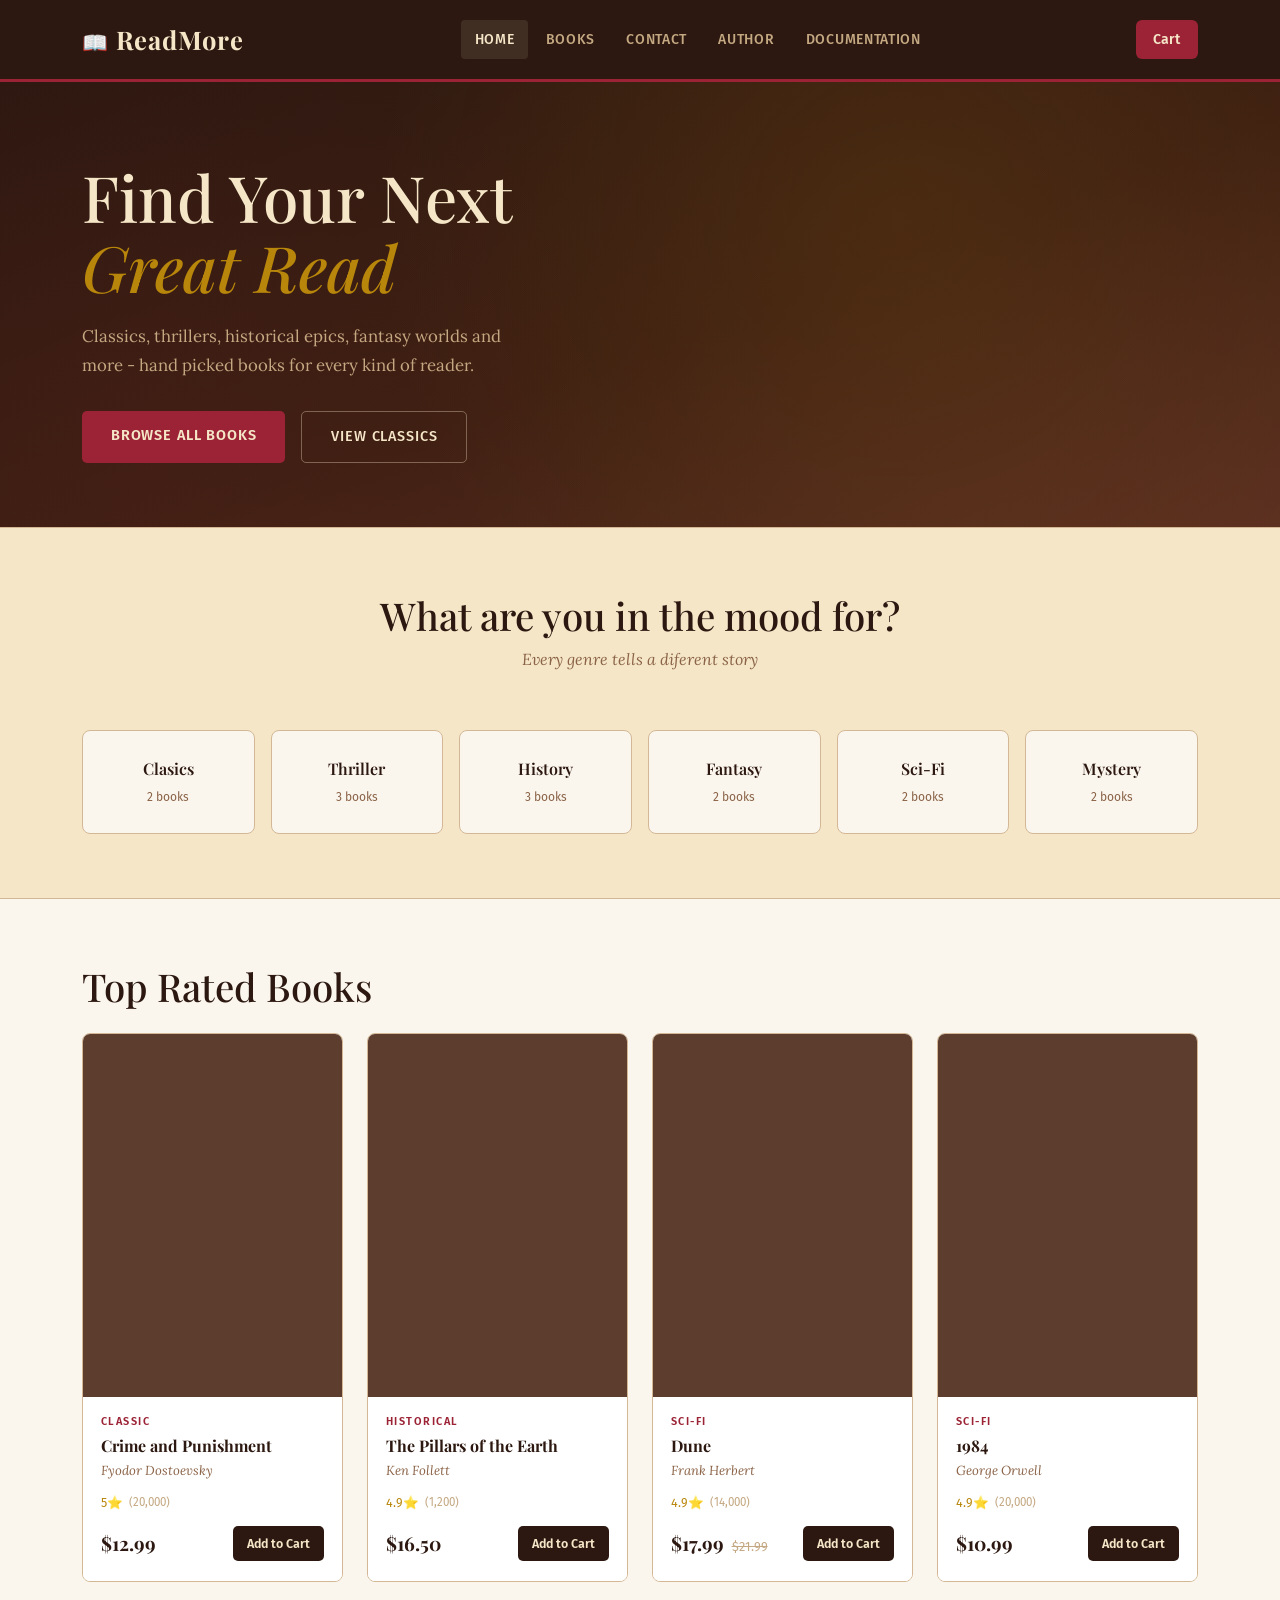
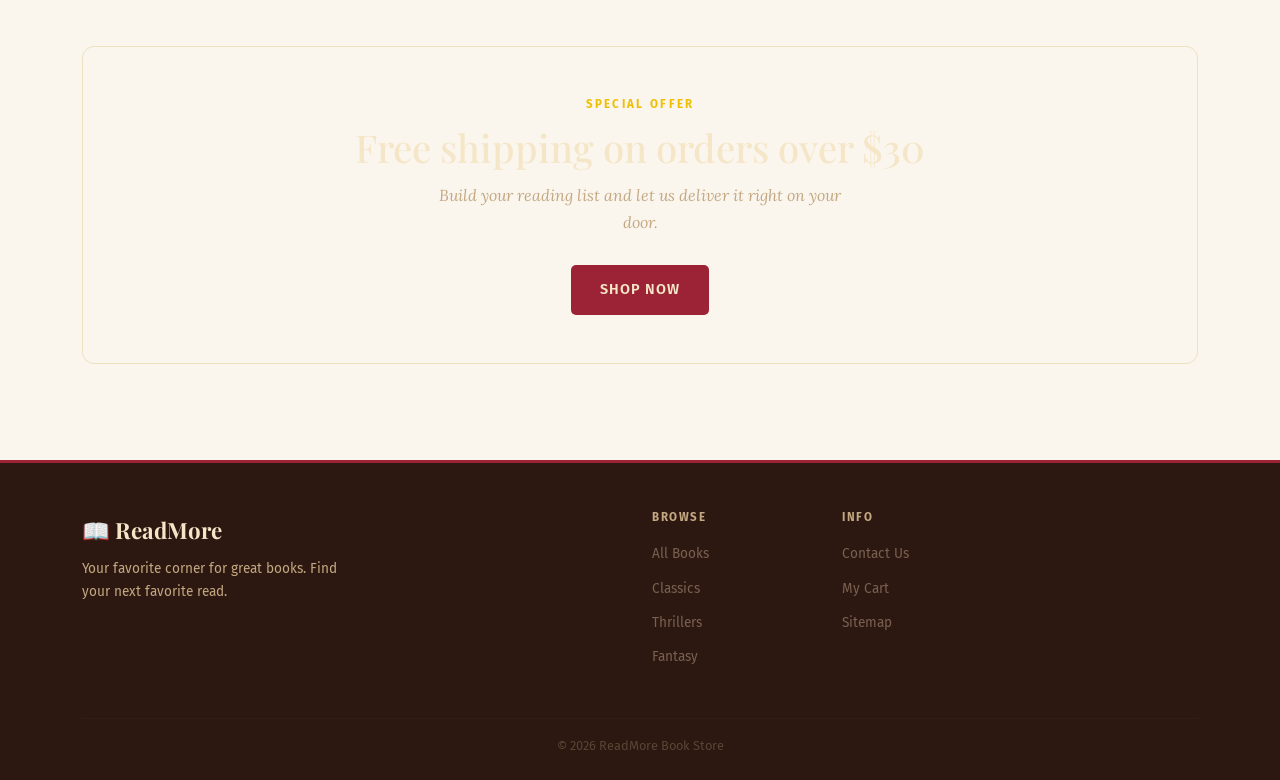
<file: index.html>
<!DOCTYPE html>
<html lang="en">
<head>
  <meta charset="UTF-8" />
  <meta name="viewport" content="width=device-width, initial-scale=1.0" />
  <title>Home - Readmore</title>
  <meta name="description" content="ReadMore is an online bookstore where you can discover classics, thrillers, fantasy and more.
     Browse top rated books and find your next great read.">
  <meta name="keywords" content="books, online bookstore, readmore, classic books, fantasy books, thriller books, mystery books, 
  science fiction books">
  <meta name="author" content="Filip Terzic">
  <meta property="og:title" content="Home - ReadMore">
  <meta property="og:description" content="Discover your next favorite book. Browse classics, thrillers, fantasy and more at ReadMore bookstore.">
  <meta property="og:type" content="website">
  <meta property="og:url" content="https://filipterzic6423.github.io/WP2/index.html">

  <link rel="icon" href="data:image/svg+xml,<svg xmlns='http://www.w3.org/2000/svg' viewBox='0 0 100 100'><text y='.9em' font-size='90'>📖</text></svg>" />
  <link href="https://cdn.jsdelivr.net/npm/bootstrap@5.3.0/dist/css/bootstrap.min.css" rel="stylesheet" />
  <link rel="stylesheet" href="style.css" />
</head>
<body>

<section class="hero">
  <div class="container">
    <div class="row align-items-center g-4">

      <div class="col-lg-6 hero-content">
        
        <h1>Find Your Next<br/><em>Great Read</em></h1>
        <p>Classics, thrillers, historical epics, fantasy worlds and more - hand picked books for every kind of reader.</p>
        <div class="d-flex gap-3 flex-wrap">
          <a href="books.html" class="btn-primary-custom">Browse All Books</a>
          <a href="books.html?genre=Classic" class="btn-secondary-custom">View Classics</a>
        </div>
      </div>

    </div>
  </div>
</section>

<section class="genres-section">
  <div class="container">
    <div class="section-header text-center">
      <h2 class="section-title">What are you in the mood for?</h2>
      <p class="section-subtitle">Every genre tells a diferent story</p>
    </div>

    <div class="row g-3 mt-3">
      <div class="col-6 col-sm-4 col-md-2">
        <a href="books.html?genre=Classic" class="genre-card">
          <div class="genre-emoji"></div>
          <span class="genre-name">Clasics</span>
          <span class="genre-count">2 books</span>
        </a>
      </div>
      <div class="col-6 col-sm-4 col-md-2">
        <a href="books.html?genre=Thriller" class="genre-card">
          <div class="genre-emoji"></div>
          <span class="genre-name">Thriller</span>
          <span class="genre-count">3 books</span>
        </a>
      </div>
      <div class="col-6 col-sm-4 col-md-2">
        <a href="books.html?genre=Historical" class="genre-card">
          <span class="genre-name">History</span>
          <span class="genre-count">3 books</span>
        </a>
      </div>
      <div class="col-6 col-sm-4 col-md-2">
        <a href="books.html?genre=Fantasy" class="genre-card">
          <span class="genre-name">Fantasy</span>
          <span class="genre-count">2 books</span>
        </a>
      </div>
      <div class="col-6 col-sm-4 col-md-2">
        <a href="books.html?genre=Sci-Fi" class="genre-card">
          <span class="genre-name">Sci-Fi</span>
          <span class="genre-count">2 books</span>
        </a>
      </div>
      <div class="col-6 col-sm-4 col-md-2">
        <a href="books.html?genre=Mystery" class="genre-card">
          <span class="genre-name">Mystery</span>
          <span class="genre-count">2 books</span>
        </a>
      </div>
    </div>
  </div>
</section>

<section class="books-section">
  <div class="container">
    <div class="d-flex justify-content-between align-items-end flex-wrap gap-3 mb-4">
      <div class="section-header mb-0">
        <h2 class="section-title mb-0">Top Rated Books</h2>
      </div>
    </div>

    <div id="featured-loading" class="loading-spinner">Loading books…</div>
    <div class="row row-cols-1 row-cols-sm-2 row-cols-md-3 row-cols-lg-4 g-4" id="featured-grid"></div>
    <div id="featured-msg"></div>
  </div>
</section>

<section style="padding: 0 0 3rem;">
  <div class="container">
    <div style="background: linear-gradient(#3d1f12); border-radius: 12px; padding: 3rem; text-align: center; border: 1px solid rgba(184,134,11,0.2);">
      <p style="color:#EFBF04; font-size:0.72rem; letter-spacing:0.2em; text-transform:uppercase; font-weight:700; margin-bottom:0.6rem;">Special Offer</p>
      <h2 style="color:#f5e6c8; font-size:clamp(1.6rem,3vw,2.5rem); margin-bottom:0.75rem;">Free shipping on orders over $30</h2>
      <p style="color:#c4a882; font-family:'Lora',serif; font-style:italic; margin-bottom:1.8rem; max-width:420px; margin-left:auto; margin-right:auto;">
        Build your reading list and let us deliver it right on your door.</p>
      <a href="books.html" class="btn-primary-custom">Shop Now</a>
    </div>
  </div>
</section>

<script src="https://cdn.jsdelivr.net/npm/bootstrap@5.3.0/dist/js/bootstrap.bundle.min.js"></script>
<script src="skript.js"></script>
<script>
  loadNavbar('home');
  loadFooter();

  var allBooks = [];

  async function loadFeaturedBooks() {
    var loadingEl = document.getElementById('featured-loading');
    var gridEl = document.getElementById('featured-grid');
    var msgEl = document.getElementById('featured-msg');

    try {
      var response = await fetch('books.json');

      if (!response.ok) {
        throw new Error('Server responded with status ' + response.status);
      }

      var books = await response.json();
      allBooks = books;

      var top4 = books.slice().sort(function(a, b) { return b.rating - a.rating; }).slice(0, 4);

      loadingEl.style.display = 'none';
      gridEl.innerHTML = top4.map(renderBookCard).join('');

    } catch (err) {
      console.log('Failed to load featured books:', err);
      loadingEl.style.display = 'none';
      showMessage('featured-msg', 'Could not load books', 'error');
    }
  }

  loadFeaturedBooks();
</script>
</body>
</html>
</file>
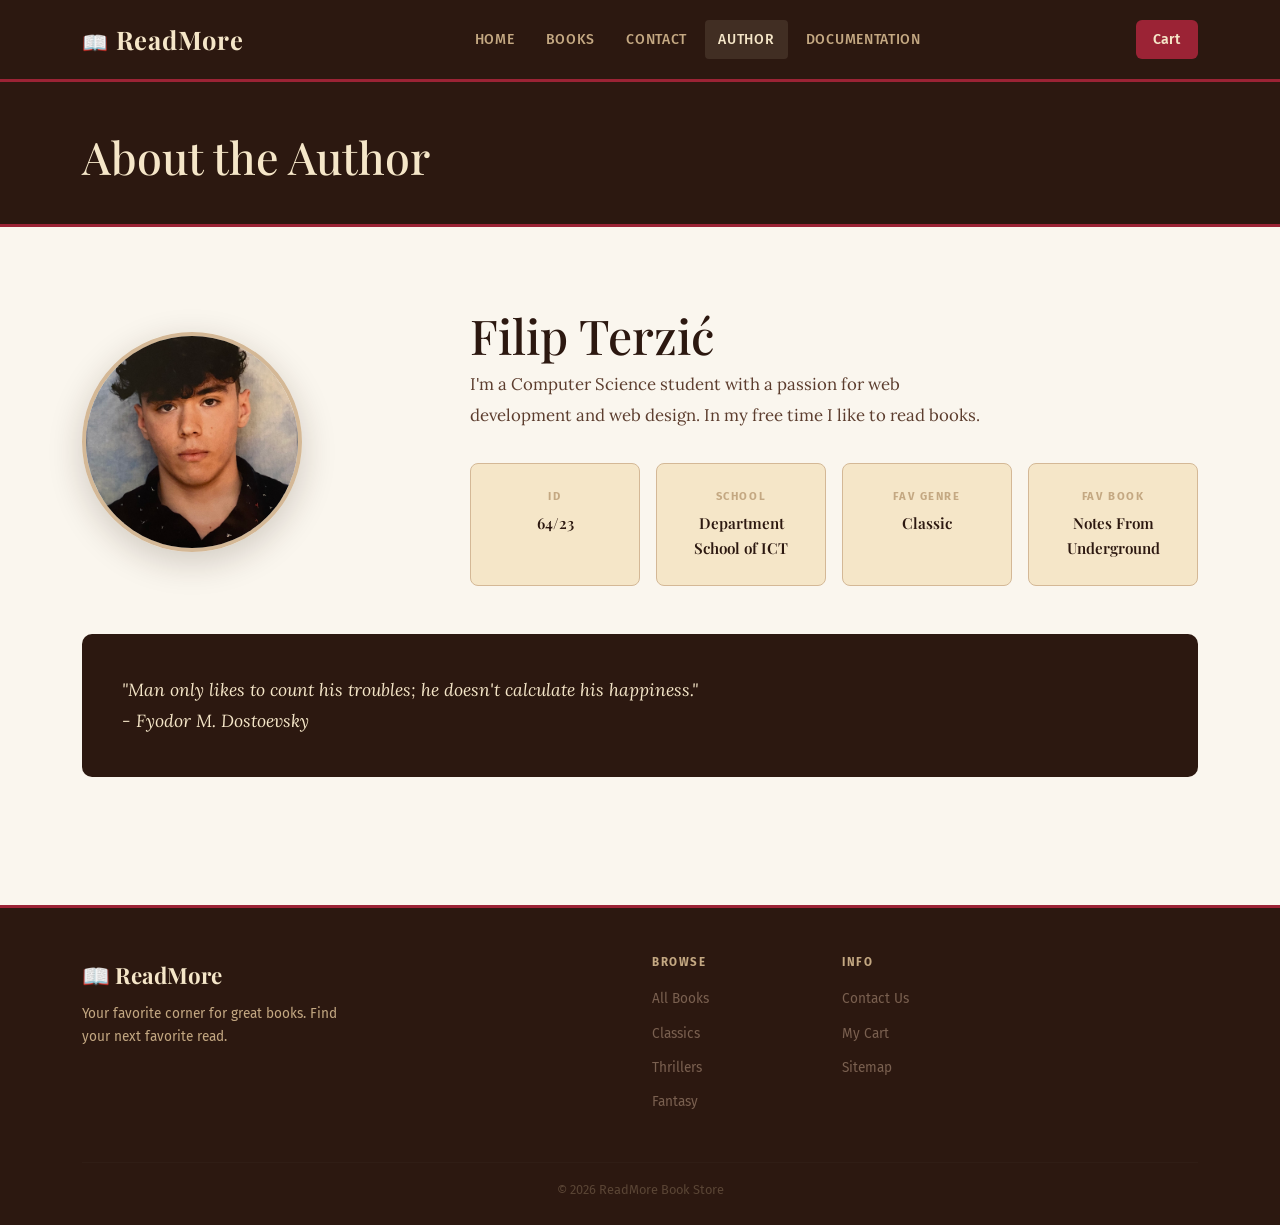
<file: author.html>
<!DOCTYPE html>
<html lang="en">
<head>
  <meta charset="UTF-8" />
  <meta name="viewport" content="width=device-width, initial-scale=1.0" />
  <title>Author - ReadMore</title>
  <meta name="description" content="Learn more about Filip Terzić, the autor of the ReadMore bookstore..">
  <meta name="keywords" content="Filip Terzic, ReadMore author, web development student, bookstore author, ICT student, book lover, active reader">
  <meta name="author" content="Filip Terzic">

  <meta property="og:title" content="Author - ReadMore">
  <meta property="og:description" content="Meet the author of ReadMore bookstore.">
  <meta property="og:type" content="profile">
  <meta property="og:url" content="https://yourwebsite.com/author.html">
  <link rel="icon" href="data:image/svg+xml,<svg xmlns='http://www.w3.org/2000/svg' viewBox='0 0 100 100'><text y='.9em' font-size='90'>📖</text></svg>" />
  <link href="https://cdn.jsdelivr.net/npm/bootstrap@5.3.0/dist/css/bootstrap.min.css" rel="stylesheet" />
  <link rel="stylesheet" href="style.css" />
</head>
<body>


<div class="page-banner">
  <div class="container">
    <h1>About the Author</h1>
  </div>
</div>

<section class="author-section">
  <div class="container">

    <div class="row align-items-center g-5 mb-5">

      <div class="col-lg-4 text-center text-lg-start">
        <div class="author-photo-wrap mx-auto mx-lg-0" style="width: fit-content;">
          <img class="author-photo" src="slika.jpg" alt="Author photo"/>
        </div>
      </div>

      <div class="col-lg-8">
      
        <h1 class="author-name">Filip Terzić</h1>
        <p class="author-bio">I'm a Computer Science student with a passion for web development and web design. In my free time I like to read books.</p>

        <div class="row g-3 mt-3">
          <div class="col-6 col-sm-3">
            <div class="info-card">
              <div class="info-card-label">ID</div>
              <div class="info-card-value">64/23</div>
            </div>
          </div>
          <div class="col-6 col-sm-3">
            <div class="info-card">
              <div class="info-card-label">School</div>
              <div class="info-card-value">Department School of ICT</div>
            </div>
          </div>
          <div class="col-6 col-sm-3">
            <div class="info-card">
              <div class="info-card-label">Fav Genre</div>
              <div class="info-card-value">Classic</div>
            </div>
          </div>
          <div class="col-6 col-sm-3">
            <div class="info-card">
              <div class="info-card-label">Fav Book</div>
              <div class="info-card-value">Notes From Underground</div>
            </div>
          </div>
        </div>

      </div>
    </div>

    <div class="author-quote">
      <p>"Man only likes to count his troubles; he doesn't calculate his happiness." <br/>- Fyodor M. Dostoevsky</p>
    </div>
  </div>
</section>

<script src="https://cdn.jsdelivr.net/npm/bootstrap@5.3.0/dist/js/bootstrap.bundle.min.js"></script>
<script src="skript.js"></script>
<script>
  loadNavbar('author');
  loadFooter();


</script>

</body>
</html>
</file>
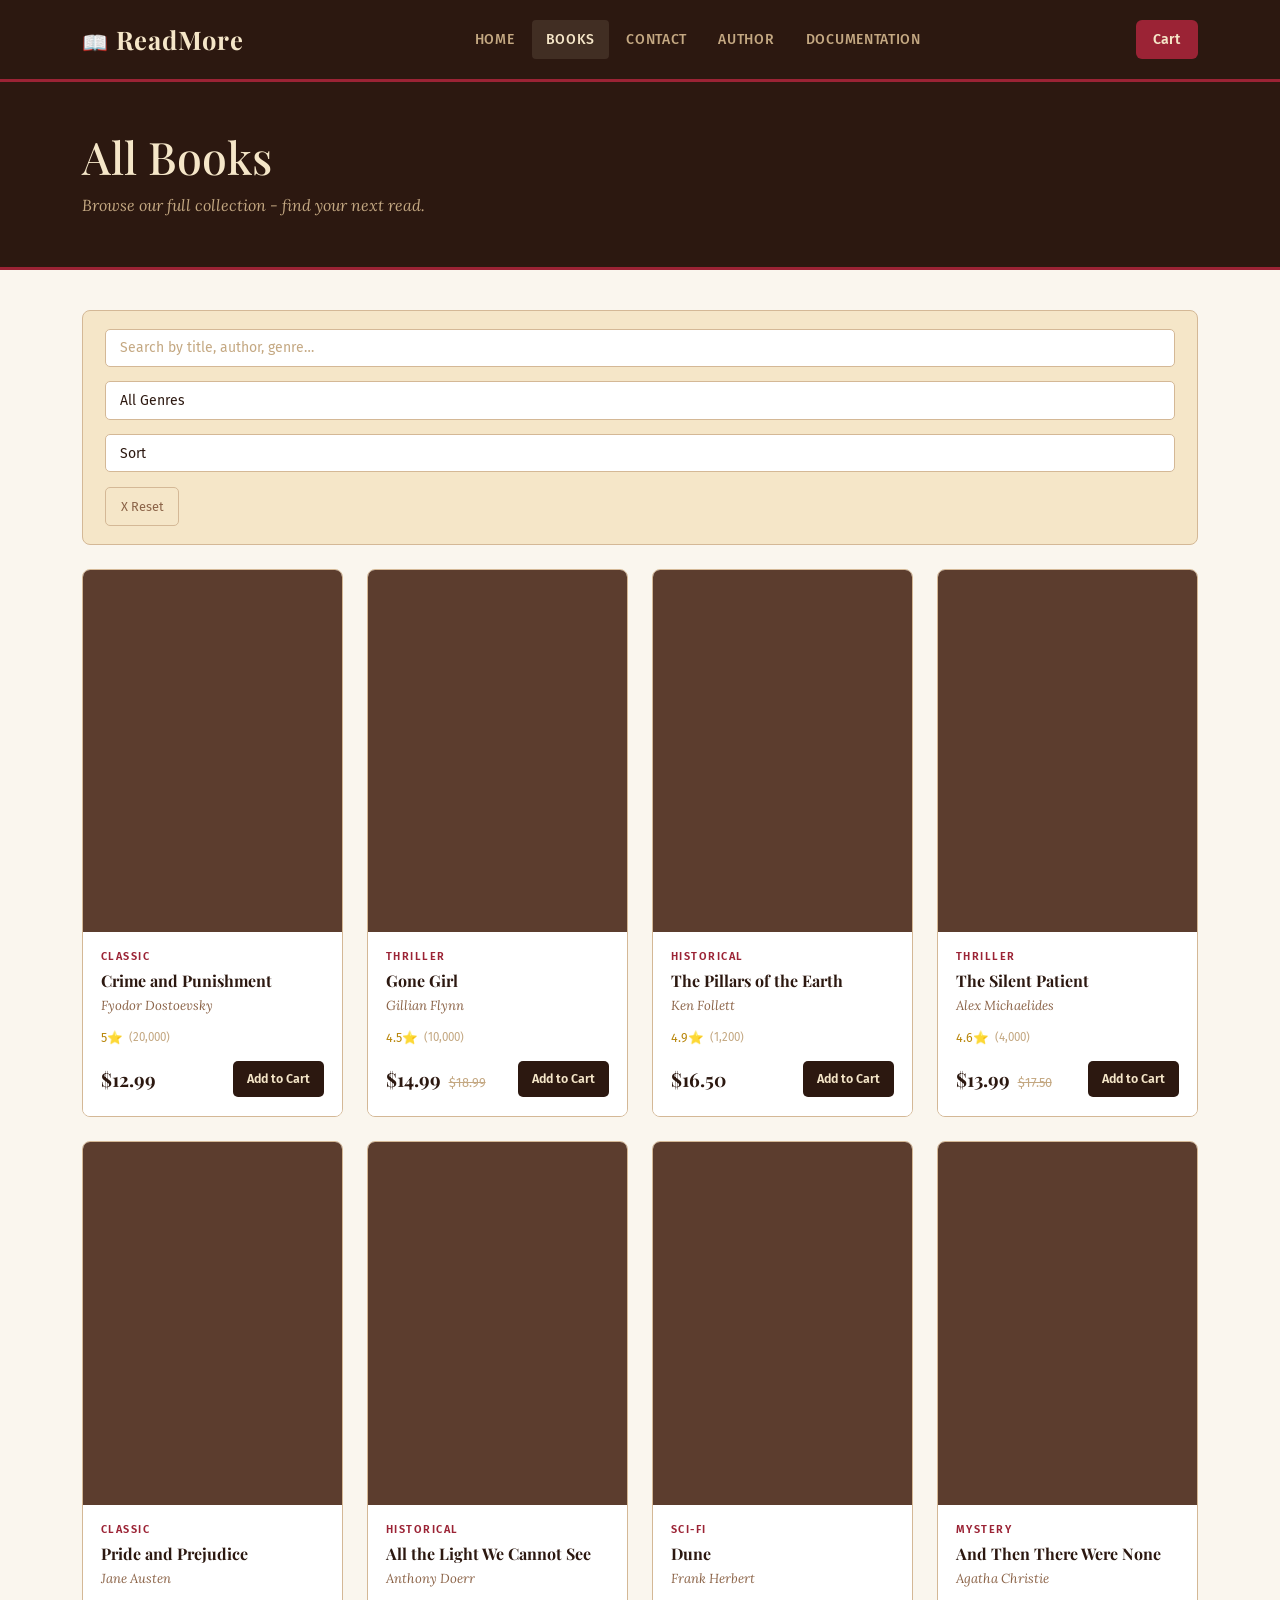
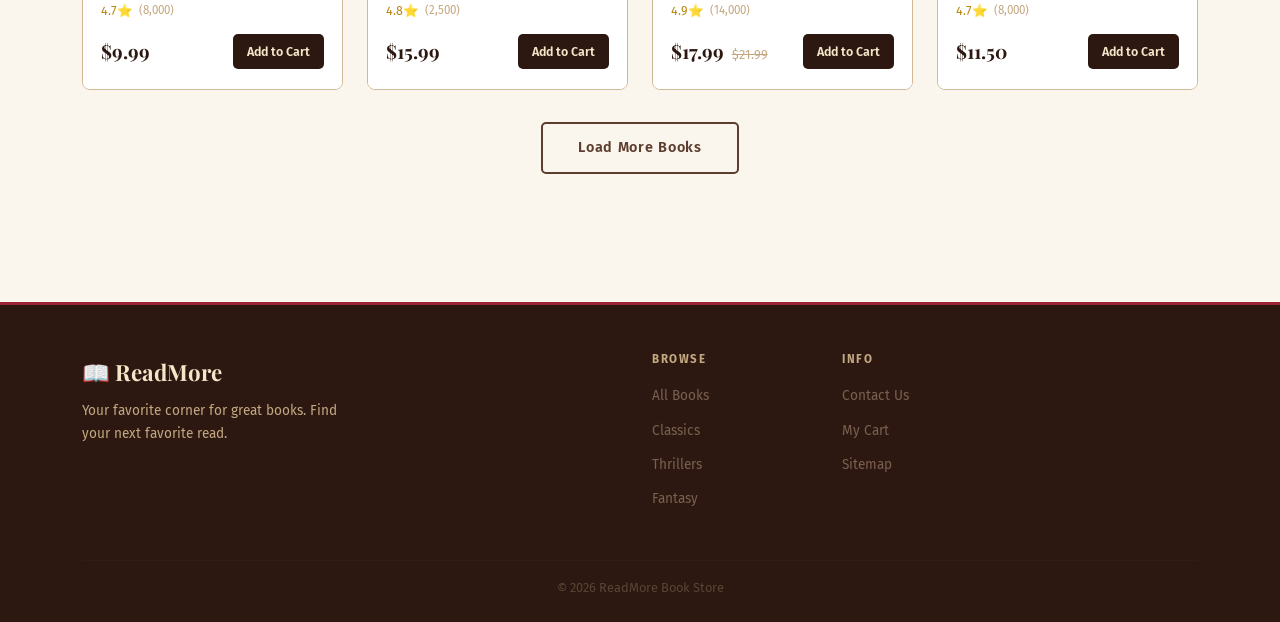
<file: books.html>
<!DOCTYPE html>
<html lang="en">
<head>
  <meta charset="UTF-8" />
  <meta name="viewport" content="width=device-width, initial-scale=1.0" />
  <title>Books - ReadMore</title>
  <meta name="description" content="Discover full ReadMore bookstore collection. Discover classic literature, fantasy, mystery, sci-fi etc. Find your next favorite book.">
  <meta name="keywords" content="books online, bookstore, buy books online, classic books, fantasy books, mystery novels, sci fi books, ReadMore bookstore">
  <meta name="author" content="Filip Terzic">

  <meta property="og:title" content="Books - ReadMore">
  <meta property="og:description" content="Explore the full collection of books at ReadMore. Find your next great read.">
  <meta property="og:type" content="website">
  <meta property="og:url" content="https://filipterzic6423.github.io/WP2/books.html">

  <link rel="icon" href="data:image/svg+xml,<svg xmlns='http://www.w3.org/2000/svg' viewBox='0 0 100 100'><text y='.9em' font-size='90'>📖</text></svg>" />
  <link href="https://cdn.jsdelivr.net/npm/bootstrap@5.3.0/dist/css/bootstrap.min.css" rel="stylesheet" />
  <link rel="stylesheet" href="style.css" />
</head>
<body>
<div class="page-banner">
  <div class="container">
    <h1>All Books</h1>
    <p class="mt-1">Browse our full collection - find your next read.</p>
  </div>
</div>

<div class="container" style="padding-top: 2.5rem; padding-bottom: 3rem;">

  <div class="filter-panel">

    <div style="flex: 1; min-width: 200px;">
      <input type="text" id="search-box" class="form-control" placeholder="Search by title, author, genre…"/>
    </div>

    <select id="genre-select" class="form-select" style="min-width: 155px;">
      <option value="">All Genres</option>
      <option value="Classic">Classic</option>
      <option value="Thriller">Thriller</option>
      <option value="Historical">Historical</option>
      <option value="Fantasy">Fantasy</option>
      <option value="Sci-Fi">Sci-Fi</option>
      <option value="Mystery">Mystery</option>
    </select>

    <select id="sort-select" class="form-select" style="min-width: 175px;">
      <option value="">Sort</option>
      <option value="price-low">Low to High Price</option>
      <option value="price-high">High to Low Price</option>
      <option value="rating">Rating</option>
      <option value="title">A-Z</option>
      <option value="year-new">Newest First</option>
      <option value="year-old">Oldest First</option>
    </select>

    <button class="btn-reset" onclick="resetAll()">X Reset</button>

  </div>

  <div id="loading-area" class="loading-spinner">Loading books…</div>

  <div id="page-msg"></div>

  <div class="row row-cols-1 row-cols-sm-2 row-cols-md-3 row-cols-xl-4 g-4" id="books-grid"></div>

  <div id="no-results" class="no-results-msg" style="display:none;">
    <h3>No books found</h3>
    <p>Try other filters!</p>
    <button class="btn-primary-custom mt-3" onclick="resetAll()">Clear All Filters</button>
  </div>

  <div class="load-more-wrap" id="load-more-wrap" style="display:none;">
    <button class="btn-load-more" id="load-more-btn" onclick="loadMore()">Load More Books</button>
    <p id="load-more-info" style="font-size:0.8rem; color:#c4a882; margin-top:0.6rem;"></p>
  </div>

</div>

<script src="https://cdn.jsdelivr.net/npm/bootstrap@5.3.0/dist/js/bootstrap.bundle.min.js"></script>
<script src="skript.js"></script>
<script>
  loadNavbar('books');
  loadFooter();

  var allBooks = [];   
  var filteredBooks = [];   
  var visibleCount = 8;    
  var LOAD_STEP = 4;

  async function fetchBooks() {
    var loadingEl = document.getElementById('loading-area');
    var msgEl = document.getElementById('page-msg');

    try {
      var response = await fetch('books.json');

      if (!response.ok) {
        throw new Error('Failed to load books (HTTP ' + response.status + ')');
      }

      var data = await response.json();


      if (data.length === 0) {
        throw new Error('The books list is empty');
      }

      allBooks = data;
      loadingEl.style.display = 'none';

      var params = new URLSearchParams(window.location.search);
      var genreParam = params.get('genre');
      if (genreParam) {
        document.getElementById('genre-select').value = genreParam;
      }

      applyFilters();

    } catch (err) {
      console.log('Error fetching books:', err.message);
      loadingEl.style.display = 'none';
      showMessage('page-msg', 'Could not load books: ' + err.message, 'error');
    }
  }

  function applyFilters() {
    var query  = document.getElementById('search-box').value.trim().toLowerCase();
    var genre  = document.getElementById('genre-select').value;
    var sort   = document.getElementById('sort-select').value;

    filteredBooks = allBooks.slice();

    if (query !== '') {
      filteredBooks = filteredBooks.filter(function(book) {
        return book.title.toLowerCase().includes(query)
            || book.author.toLowerCase().includes(query)
            || book.genre.toLowerCase().includes(query)
      });
    }

    if (genre !== '') {
      filteredBooks = filteredBooks.filter(function(book) {
        return book.genre === genre;
      });
    }

    if (sort === 'price-low') {
      filteredBooks.sort(function(a, b) { return a.price - b.price; });
    } else if (sort === 'price-high') {
      filteredBooks.sort(function(a, b) { return b.price - a.price; });
    } else if (sort === 'rating') {
      filteredBooks.sort(function(a, b) { return b.rating - a.rating; });
    } else if (sort === 'title') {
      filteredBooks.sort(function(a, b) { return a.title.localeCompare(b.title); });
    } else if (sort === 'year-new') {
      filteredBooks.sort(function(a, b) { return b.year - a.year; });
    } else if (sort === 'year-old') {
      filteredBooks.sort(function(a, b) { return a.year - b.year; });
    }

    visibleCount = 8;
    renderGrid();
  }

  function renderGrid() {
    var grid = document.getElementById('books-grid');
    var noRes = document.getElementById('no-results');
    var infoEl = document.getElementById('results-info');
    var lmWrap = document.getElementById('load-more-wrap');
    var lmBtn = document.getElementById('load-more-btn');
    var lmInfo = document.getElementById('load-more-info');

    if (filteredBooks.length === 0) {
      grid.innerHTML = '';
      noRes.style.display = 'block';
      lmWrap.style.display = 'none';
      infoEl.innerHTML = 'No books match your search.';
      return;
    }

    noRes.style.display = 'none';

    var toShow = filteredBooks.slice(0, visibleCount);
    grid.innerHTML = toShow.map(renderBookCard).join('');

    var remaining = filteredBooks.length - toShow.length;
    if (remaining > 0) {
      lmWrap.style.display = 'block';
      lmBtn.disabled = false;
      lmBtn.textContent = 'Load More Books';
    } else {
      lmWrap.style.display = 'none';
    }
  }

  function loadMore() {
    var btn = document.getElementById('load-more-btn');
    btn.textContent = 'Loading…';
    btn.disabled = true;

    setTimeout(function() {
      visibleCount += LOAD_STEP;
      renderGrid();
    }, 400);
  }

  function resetAll() {
    document.getElementById('search-box').value   = '';
    document.getElementById('genre-select').value = '';
    document.getElementById('sort-select').value  = '';
    visibleCount = 8;
    applyFilters();
  }

  document.getElementById('search-box').addEventListener('input', applyFilters);
  document.getElementById('genre-select').addEventListener('change', applyFilters);
  document.getElementById('sort-select').addEventListener('change', applyFilters);

  fetchBooks();
</script>

</body>
</html>
</file>
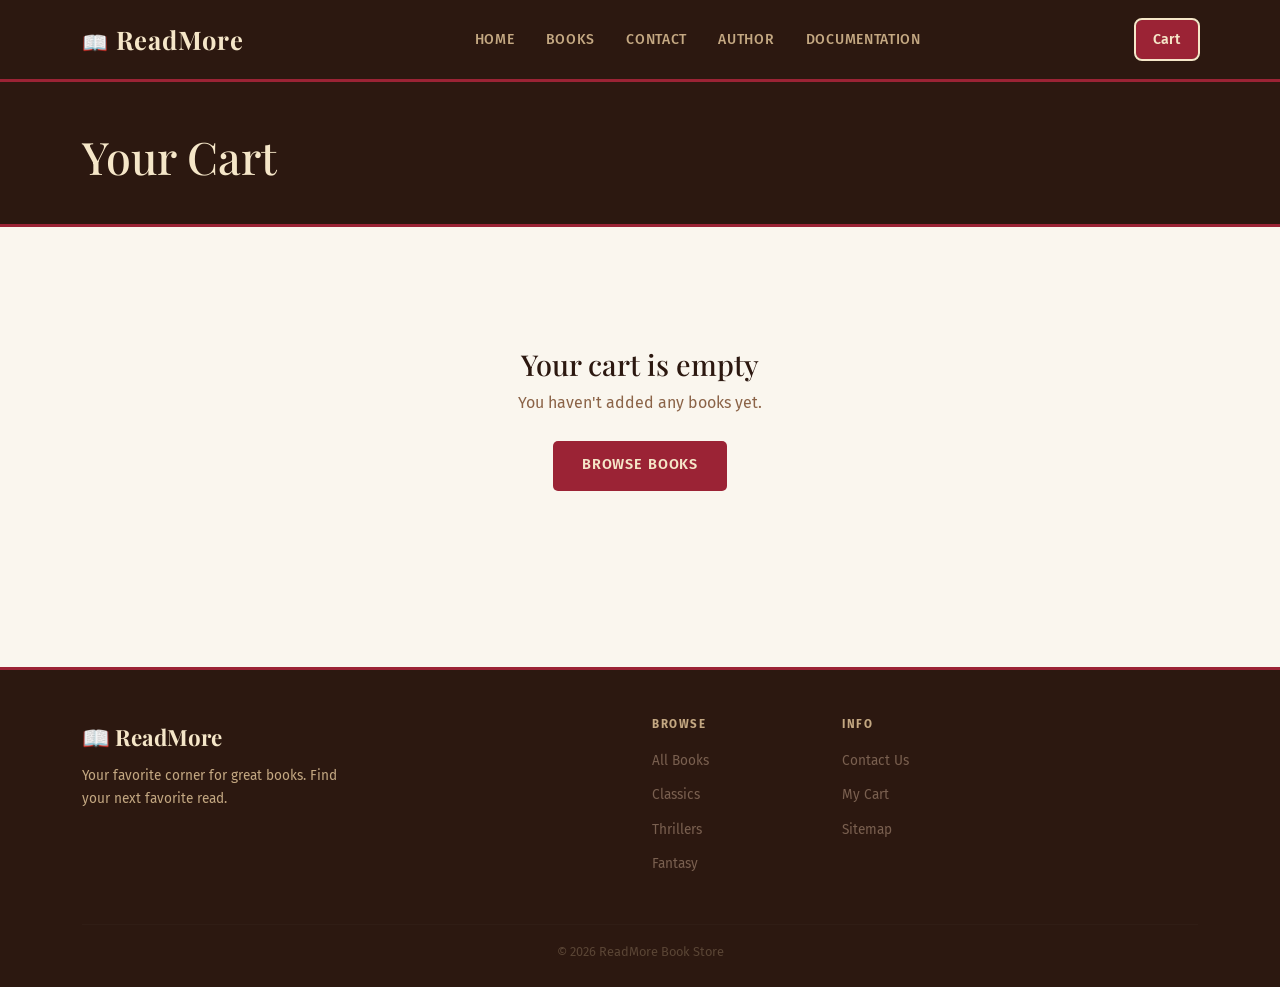
<file: cart.html>
<!DOCTYPE html>
<html lang="en">
<head>
  <meta charset="UTF-8" />
  <meta name="viewport" content="width=device-width, initial-scale=1.0" />
  <title>Cart - ReadMore</title>
  <meta name="description" content="Review the books in your ReadMore shopping cart.">
  <meta name="keywords" content="book cart, online bookstore cart, readmore shopping cart, buy books online, bookstore checkout">
  <meta name="author" content="Filip Terzic">

  <meta property="og:title" content="Cart - ReadMore">
  <meta property="og:description" content="View the books in your cart and proceed to checkout at ReadMore bookstore.">
  <meta property="og:type" content="website">
  <meta property="og:url" content="https://filipterzic6423.github.io/WP2/cart.html">
  <link rel="icon" href="data:image/svg+xml,<svg xmlns='http://www.w3.org/2000/svg' viewBox='0 0 100 100'><text y='.9em' font-size='90'>📖</text></svg>" />
  <link href="https://cdn.jsdelivr.net/npm/bootstrap@5.3.0/dist/css/bootstrap.min.css" rel="stylesheet" />
  <link rel="stylesheet" href="style.css" />
</head>
<body>

<div class="page-banner">
  <div class="container">
    <h1>Your Cart</h1>
  </div>
</div>

<div class="container" style="padding-top:2.5rem; padding-bottom: 3rem;">

  <!-- kada je prazna -->
  <div id="empty-state" class="cart-empty-state" style="display:none;">
    <h2>Your cart is empty</h2>
    <p>You haven't added any books yet.</p>
    <a href="books.html" class="btn-primary-custom">Browse Books</a>
  </div>

  <!-- Kada ima nesto -->
  <div id="cart-content" style="display:none;">
    <div class="row g-4">

      <div class="col-lg-8">
        <div id="items-list"></div>

        <div class="d-flex gap-2 mt-2 flex-wrap">
          <button onclick="clearEntireCart()" 
            style="background:none; border:1px solid rgba(155,35,53,0.3); color:#9b2335; border-radius:5px; padding:0.4rem 1rem; font-size:0.8rem; cursor:pointer; transition:all 0.2s;"
            onmouseover="this.style.background='rgba(155,35,53,0.08)'" onmouseout="this.style.background='none'"> Clear Cart</button>
          <a href="books.html" style="background:none; border:1px solid #d4b896; color:#8b6347; border-radius:5px; padding:0.4rem 1rem; font-size:0.8rem; transition:all 0.2s; display:inline-block;"
             onmouseover="this.style.borderColor='#5c3d2e'; this.style.color='#5c3d2e'"
             onmouseout="this.style.borderColor='#d4b896'; this.style.color='#8b6347'">Keep Shopping</a>
        </div>
      </div>

      <div class="col-lg-4">
        <div class="order-summary-box">
          <h3>Order Summary</h3>
          <div class="summary-line">
            <span>Books (<span id="s-count">0</span>)</span>
            <span id="s-subtotal">$0.00</span>
          </div>
          <div class="summary-line">
            <span>Shipping</span>
            <span id="s-shipping" style="color: #3d6b4a"></span>
          </div>
          <div class="summary-line">
            <span>Tax (8%)</span>
            <span id="s-tax">$0.00</span>
          </div>
          <div class="summary-line total">
            <span>Total</span>
            <span class="total-amount" id="s-total">$0.00</span>
          </div>
          <button class="btn-checkout-now" onclick="doCheckout()">Proceed to Checkout</button>
          <a href="books.html" class="continue-link">Continue Shopping</a>

          <p id="shipping-note" style="font-size:0.75rem; color:#c4a882; margin-top:1rem; text-align:center;"></p>
        </div>
      </div>

    </div>
  </div>

</div>

<script src="https://cdn.jsdelivr.net/npm/bootstrap@5.3.0/dist/js/bootstrap.bundle.min.js"></script>
<script src="skript.js"></script>
<script>
  loadNavbar('cart');
  loadFooter();

  function renderCart() {
    var items = getCart();
    var empty = document.getElementById('empty-state');
    var content = document.getElementById('cart-content');

    if (items.length === 0) {
      empty.style.display = 'block';
      content.style.display = 'none';
      return;
    }

    empty.style.display = 'none';
    content.style.display = 'block';

    var html = items.map(function(item) {
      var lineTotal = (item.price * item.qty).toFixed(2);
      return `
        <div class="cart-item-row" id="row-${item.id}">
          <img class="cart-item-cover" src="${item.cover}" alt="${item.title}" onerror="this.src='https://placehold.co/70x95/5c3d2e/f5e6c8?text=?'"/>
          <div class="cart-item-details">
            <div class="cart-item-title">${item.title}</div>
            <div class="cart-item-author">by ${item.author}</div>
            <div class="cart-item-price">$${item.price.toFixed(2)} </div>
          </div>
          <div class="qty-controls">
            <div class="qty-btn" onclick="changeItemQty(${item.id}, -1)">-</div>
            <span class="qty-number">${item.qty}</span>
            <div class="qty-btn" onclick="changeItemQty(${item.id}, +1)">+</div>
          </div>
          <div style="font-family:'Playfair Display',serif; font-size:1.1rem; color:#2c1810; font-weight:700; min-width:65px; text-align:right;">
            $${lineTotal}
          </div>
          <button class="btn-remove" onclick="deleteItem(${item.id})" title="Remove">✕</button>
        </div>
      `;
    }).join('');

    document.getElementById('items-list').innerHTML = html;
    updateSummary(items);
  }

  function updateSummary(items) {
    var subtotal = items.reduce(function(s, i) { return s + i.price * i.qty; }, 0);
    var count = items.reduce(function(s, i) { return s + i.qty; }, 0);
    var tax = subtotal * 0.08;
    var shipping= subtotal >= 30 ? 'Free' : '$4.99';
    var shippingVal = subtotal >= 30 ? 0 : 4.99;
    var total = subtotal + tax + shippingVal;

    document.getElementById('s-count').textContent = count;
    document.getElementById('s-subtotal').textContent = '$' + subtotal.toFixed(2);
    document.getElementById('s-shipping').textContent = shipping;
    document.getElementById('s-tax').textContent = '$' + tax.toFixed(2);
    document.getElementById('s-total').textContent = '$' + total.toFixed(2);

    
  }

  function changeItemQty(id, barcelona) {
    updateQty(id, barcelona);
    renderCart();
  }

  function deleteItem(id) {
    var row = document.getElementById('row-' + id);
    if (row) {
      setTimeout(function() {
        removeFromCart(id);
        renderCart();
      }, 0);
    }
  }

  function clearEntireCart() {
    if (!confirm('Remove all books from your cart?')) return;
    localStorage.removeItem('readmore_cart');
    updateCartBadge();
    renderCart();
    showToast('Cart cleared', 'info');
  }

  function doCheckout() {
    var items = getCart();
    if (items.length === 0) return;

    showToast('Order placed! Thank you for purchase.', 'success');
    setTimeout(function() {
      localStorage.removeItem('readmore_cart');
      updateCartBadge();
      renderCart();
    }, 900);
  }

  renderCart();
</script>

</body>
</html>
</file>
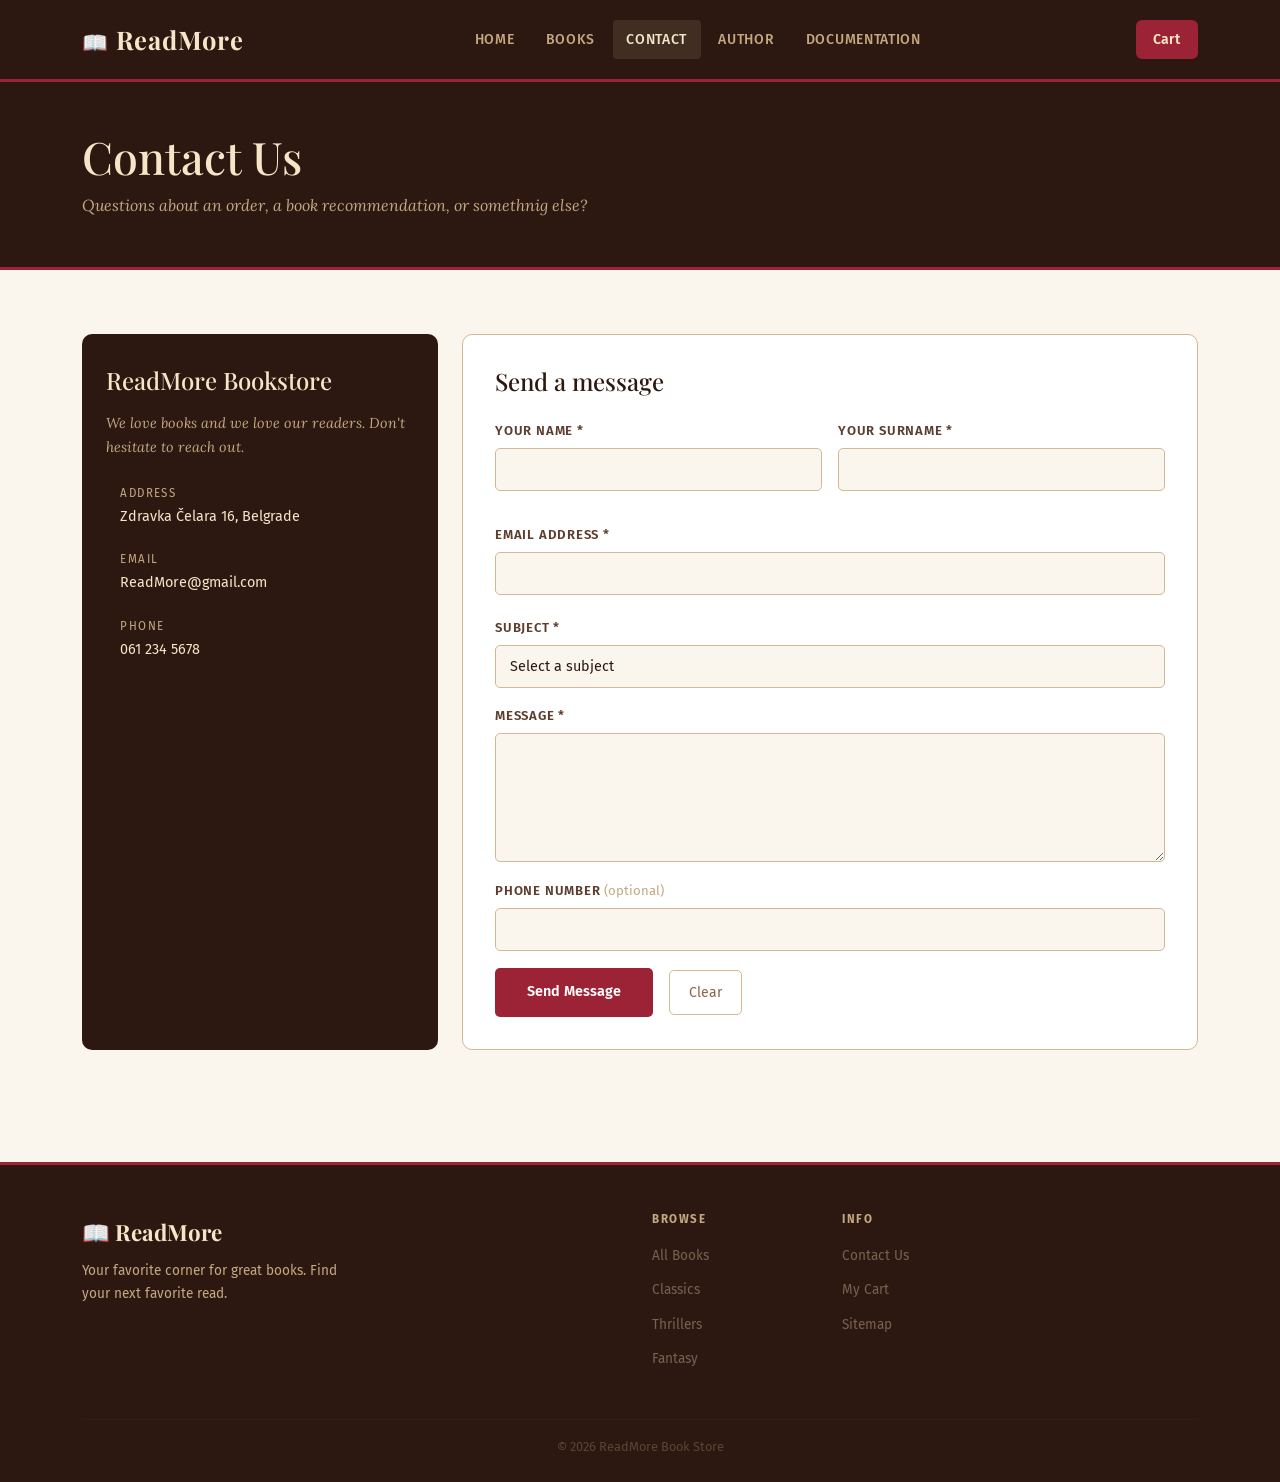
<file: contact.html>
<!DOCTYPE html>
<html lang="en">
<head>
  <meta charset="UTF-8" />
  <meta name="viewport" content="width=device-width, initial-scale=1.0" />
  <title>Contact - ReadMore</title>
  <meta name="description" content="Contact ReadMore bookstore for questions about orders, book recommendations, or support. Reach to us by email, phone, or our contact form.">
  <meta name="keywords" content="contact readmore, bookstore contact, book recommendations, customer support, readmore bookstore">
  <meta name="author" content="Filip Terzic">

  <meta property="og:title" content="Contact - ReadMore">
  <meta property="og:description" content="Get in touch with ReadMore bookstore. Ask about orders, book recommendations, or general inquiries.">
  <meta property="og:type" content="website">
  <meta property="og:url" content="https://filipterzic6423.github.io/WP2/contact.html">

  <link rel="icon" href="data:image/svg+xml,<svg xmlns='http://www.w3.org/2000/svg' viewBox='0 0 100 100'><text y='1em' font-size='90'>📖</text></svg>" />
  <link href="https://cdn.jsdelivr.net/npm/bootstrap@5.3.0/dist/css/bootstrap.min.css" rel="stylesheet" />
  <link rel="stylesheet" href="style.css" />
</head>
<body>

<div class="page-banner">
  <div class="container">
    <h1>Contact Us</h1>
    <p class="mt-1">Questions about an order, a book recommendation, or somethnig else?</p>
  </div>
</div>

<section class="contact-section">
  <div class="container">
    <div class="row g-4">

      <div class="col-lg-4">
        <div class="contact-info-card">
          <h3>ReadMore Bookstore</h3>
          <p style="color: #c4a882; font-family:'Lora',serif; font-style:italic; font-size:0.9rem; margin-bottom:1.5rem;">
            We love books and we love our readers. Don't hesitate to reach out.</p>

          <div class="contact-info-item">
            <span class="contact-icon"></span>
            <div>
              <div class="contact-label">Address</div>
              <div class="contact-value">Zdravka Čelara 16, Belgrade</div>
            </div>
          </div>

          <div class="contact-info-item">
            <span class="contact-icon"></span>
            <div>
              <div class="contact-label">Email</div>
              <div class="contact-value">ReadMore@gmail.com</div>
            </div>
          </div>

          <div class="contact-info-item">
            <span class="contact-icon"></span>
            <div>
              <div class="contact-label">Phone</div>
              <div class="contact-value">061 234 5678</div>
            </div>
          </div>
        </div>
      </div>

      <div class="col-lg-8">
        <div class="contact-form-card">
          <h3>Send a message</h3>

          <div id="form-message"></div>

          <div id="contact-form">

            <div class="row g-3">
              <div class="col-sm-6">
                <div class="form-group">
                  <label for="inp-name">Your Name <span class="required">*</span></label>
                  <input type="text" id="inp-name" class="form-control"/>
                  <span class="field-error" id="err-name"></span>
                </div>
              </div>
              <div class="col-sm-6">
                <div class="form-group">
                  <label for="inp-surname">Your Surname <span class="required">*</span></label>
                  <input type="text" id="inp-surname" class="form-control"/>
                  <span class="field-error" id="err-surname"></span>
                </div>
            </div>
            <div class="form-group">
                  <label for="inp-email">Email Address <span class="required">*</span></label>
                  <input type="email" id="inp-email" class="form-control"/>
                  <span class="field-error" id="err-email"></span>
                </div>
              </div>
            
            <div class="form-group">
              <label for="inp-subject">Subject <span class="required">*</span></label>
              <select id="inp-subject" class="form-control">
                <option value="default">Select a subject</option>
                <option value="order">Order question</option>
                <option value="book">Book recommendation</option>
                <option value="return">Returns &amp; exchanges</option>
                <option value="other">Other</option>
              </select>
              <span class="field-error" id="err-subject"></span>
            </div>

            <div class="form-group">
              <label for="inp-message">Message <span class="required">*</span></label>
              <textarea id="inp-message" class="form-control" rows="5" ></textarea>
              <span class="field-error" id="err-message"></span>
            </div>

            <div class="form-group">
              <label for="inp-phone">Phone Number <span style="color:#c4a882; font-weight:400; text-transform:none; letter-spacing:0;">(optional)</span></label>
              <input type="tel" id="inp-phone" class="form-control"/>
              <span class="field-error" id="err-phone"></span>
            </div> 

            <div class="d-flex align-items-center gap-3 flex-wrap">
              <button id="submit-btn" class="btn-submit-form" onclick="submitForm()">
                Send Message
              </button>
              <button
                onclick="resetForm()"
                style="background:none; border:1px solid #d4b896; color:#8b6347; border-radius:5px; padding:0.6rem 1.2rem; font-size:0.875rem; cursor:pointer; transition:all 0.2s;"
                onmouseover="this.style.borderColor='#5c3d2e'"
                onmouseout="this.style.borderColor='#d4b896'">Clear</button>
            </div>

          </div>
        </div>
      </div>

    </div>
  </div>
</section>

<script src="https://cdn.jsdelivr.net/npm/bootstrap@5.3.0/dist/js/bootstrap.bundle.min.js"></script>
<script src="skript.js"></script>
<script>
  loadNavbar('contact');
  loadFooter();

  function validateForm(name, surname,email, subject, message, phone) {

    if (name.trim() === '') {
      throw { field: 'name', message: 'Please enter your name.' };
    }

    if (name.trim().length < 2) {
      throw { field: 'name', message: 'Name must be at least 2 characters.' };
    }
    if (surname.trim() === '') {
      throw { field: 'surname', message: 'Please enter your surname.' };
    }

    if (surname.trim().length < 2) {
      throw { field: 'surname', message: 'Surname must be at least 2 characters.' };
    }


    var nameRegex = /^[A-ZČĆŽŠĐ][a-zčćžšđ]{2,}$/;
    if(!nameRegex.test(name.trim())){
      throw {field: 'name', message: 'Enter valid name.'};
    }
    if(!nameRegex.test(surname.trim())){
      throw {field:'surname', message:'Enter valid surname.'}
    }

    if (email.trim() === '') {
      throw { field: 'email', message: 'Please enter your e-mail address.' };
    }

    var emailRegex = /^[^\s@]+@[^\s@]+\.[^\s@]+$/;
    if (!emailRegex.test(email.trim())) {
      throw { field: 'email', message: 'Not a valid email address format.' };
    }

    if (subject === 'default') {
      throw { field: 'subject', message: 'You must select a subject.' };
    }
    if (subject === 0){
      throw { field: 'subject', message: 'You must select a subject.' };
    }
    if (message.trim() === '') {
      throw { field: 'message', message: 'You must write a message.' };
    }

    if (message.trim().length < 10) {
      throw { field: 'message', message: 'Message must be at least 10 characters' };
    }

    if (message.trim().length > 500) {
      throw { field: 'message', message: 'Message is too long, 500 characters max.' };
    }

    if (phone.trim() !== '') {
      var phoneRegex = /^(\+381|06)[0-9\s]+$/;
      if (!phoneRegex.test(phone.trim())) {
        throw { field: 'phone', message: 'Phone number must start with +381 or 06' };
      }
    }

    return true;
  }

  function clearAllErrors() {
    var fields = ['name', 'surname','email', 'subject', 'message', 'phone'];
    fields.forEach(function(f) {
      document.getElementById('inp-' + f).classList.remove('is-invalid');
      document.getElementById('err-' + f).textContent = '';
    });
  }

  function showFieldError(field, msg) {
    var input = document.getElementById('inp-' + field);
    var errEl = document.getElementById('err-' + field);
    if (input) input.classList.add('is-invalid');
    if (errEl) errEl.textContent = msg;
    if (input) input.focus();
  }

  function submitForm() {
    clearAllErrors();
    clearMessage('form-message');

    var name = document.getElementById('inp-name').value;
    var surname = document.getElementById('inp-surname').value;
    var email = document.getElementById('inp-email').value;
    var subject = document.getElementById('inp-subject').value;
    var message = document.getElementById('inp-message').value;
    var phone = document.getElementById('inp-phone').value;

    try {
      validateForm(name, surname, email, subject, message, phone);

      var btn = document.getElementById('submit-btn');
      btn.textContent = 'Sending…';
      btn.disabled = true;

      setTimeout(function() {
        btn.textContent = 'Send Message';
        btn.disabled = false;

        showMessage('form-message', 'Your messagr has been sent!', 'success');
        showToast('Message sent successfully!', 'success');

        resetForm();

      }, 1200);

    } catch (err) {
      if (err.field) {
        showFieldError(err.field, err.message);
        showMessage('form-message', err.message, 'error');
      } else {
        console.log('Unexpected error:', err);
        showMessage('form-message', 'Something went wrong. Please try again.', 'error');
      }
    }
  }

  function resetForm() {
    document.getElementById('inp-name').value = '';
    document.getElementById('inp-surname').value = '';
    document.getElementById('inp-email').value = '';
    document.getElementById('inp-subject').value = 'default';
    document.getElementById('inp-message').value = '';
    document.getElementById('inp-phone').value = '';
    clearAllErrors();
  }

  ['inp-name','inp-email','inp-subject','inp-message','inp-phone'].forEach(function(id) {
    document.getElementById(id).addEventListener('input', function() {
      this.classList.remove('is-invalid');
      var errId = 'err-' + id.replace('inp-', '');
      var errEl = document.getElementById(errId);
      if (errEl) errEl.textContent = '';
    });
  });
</script>

</body>
</html>
</file>
<file: style.css>
@import url('https://fonts.googleapis.com/css2?family=Playfair+Display:ital,wght@0,400;0,600;0,700;1,400&family=Lora:ital,wght@0,400;0,500;1,400&family=Fira+Sans:wght@300;400;500;600&display=swap');

* {
  margin: 0;
  padding: 0;
  box-sizing: border-box;
}
body {
  background-color: #faf6ee;
  color: #2c1810;
  font-family: 'Fira Sans', sans-serif;
  font-weight: 400;
  line-height: 1.7;
}

h1, h2, h3, h4, h5 {
  font-family: 'Playfair Display', serif;
}

a {
  text-decoration: none;
  color: inherit;
}

.navbar {
  background-color: #2c1810 !important;
  border-bottom: 3px solid #9b2335;
  padding: 0.8rem 0;
}

.navbar-brand {
  font-family: 'Playfair Display', serif;
  font-size: 1.6rem;
  font-weight: 700;
  color: #f5e6c8 !important;
  letter-spacing: 0.03em;
}

.brand-icon {
  font-size: 1.3rem;
}

.nav-link {
  color: #c4a882 !important;
  font-size: 0.875rem;
  font-weight: 500;
  letter-spacing: 0.05em;
  text-transform: uppercase;
  padding: 0.5rem 0.85rem !important;
  border-radius: 4px;
  transition: color 0.2s, background 0.2s;
}

.nav-link:hover, .nav-link.active {
  color: #f5e6c8 !important;
  background: rgba(245, 230, 200, 0.1);
}

.nav-cart-btn {
  background: #9b2335;
  color: #f5e6c8 !important;
  border-radius: 6px;
  padding: 0.45rem 1.1rem;
  font-size: 0.875rem;
  font-weight: 600;
  display: flex;
  align-items: center;
  gap: 0.5rem;
  transition: background 0.2s;
}

.nav-cart-btn:hover {
  background: #7a1c29;
  color: #f5e6c8 !important;
}

.nav-cart-btn.active {
  outline: 2px solid #f5e6c8;
}

.cart-badge {
  background: #f5e6c8;
  color: #9b2335;
  border-radius: 50%;
  width: 20px;
  height: 20px;
  font-size: 0.7rem;
  font-weight: 700;
  display: inline-flex;
  align-items: center;
  justify-content: center;
}

.navbar-toggler {
  border: 1px solid #c4a882 !important;
}

.navbar-toggler-icon {
  filter: invert(0.8);
}

/*hero sekcija*/
.hero {
  background: linear-gradient(160deg, #2c1810 0%, #3d1f12 55%, #5c3020 100%);
  padding: 5rem 0 4rem;
  position: relative;
  overflow: hidden;
}

.hero::before {
  content: '';
  position: absolute;
  inset: 0;
  background-image: radial-gradient(circle at 70% 30%, rgba(184,134,11,0.12) 0%, transparent 55%), 
  radial-gradient(circle at 10% 80%, rgba(155,35,53,0.08) 0%, transparent 40%);
}

.hero-content {
  position: relative;
  z-index: 1;
}

.hero h1 {
  font-size: clamp(2.4rem, 5vw, 4.2rem);
  color: #f5e6c8;
  line-height: 1.1;
  margin-bottom: 1.2rem;
}

.hero h1 em {
  font-style: italic;
  color: #b8860b;
}

.hero p {
  color: #c4a882;
  font-family: 'Lora', serif;
  font-size: 1.05rem;
  max-width: 440px;
  margin-bottom: 2rem;
}


.btn-primary-custom {
  background: #9b2335;
  color: #f5e6c8;
  border: none;
  border-radius: 5px;
  padding: 0.8rem 1.8rem;
  font-size: 0.9rem;
  font-weight: 600;
  letter-spacing: 0.06em;
  text-transform: uppercase;
  cursor: pointer;
  transition: all 0.2s;
  display: inline-block;
}

.btn-primary-custom:hover {
  background: #7a1c29;
  color: #f5e6c8;
  transform: translateY(-2px);
  box-shadow: 0 6px 20px rgba(155,35,53,0.35);
}

.btn-secondary-custom {
  background: transparent;
  color: #f5e6c8;
  border: 1px solid rgba(245,230,200,0.35);
  border-radius: 5px;
  padding: 0.8rem 1.8rem;
  font-size: 0.9rem;
  font-weight: 500;
  letter-spacing: 0.06em;
  text-transform: uppercase;
  cursor: pointer;
  transition: all 0.2s;
  display: inline-block;
}

.btn-secondary-custom:hover {
  background: rgba(245,230,200,0.1);
  color: #f5e6c8;
  border-color: #f5e6c8;
}

.hero-book-img {
  border-radius: 4px 8px 8px 4px;
  box-shadow: -5px 5px 20px rgba(0,0,0,0.5), inset -3px 0 8px rgba(0,0,0,0.2);
  object-fit: cover;
}

.hero-book-img:nth-child(2) {
  animation-delay: 0.7s;
}

.hero-book-img:nth-child(3) {
  animation-delay: 1.4s;
}

@keyframes floatBook {
  0%, 100% { transform: translateY(0px); }
  50% { transform: translateY(-10px); }
}

.section-header {
  margin-bottom: 2.5rem;
}

.section-title {
  font-size: clamp(1.7rem, 3vw, 2.5rem);
  color: #2c1810;
  margin-bottom: 0.5rem;
  text-align: center;
}

.section-subtitle {
  font-family: 'Lora', serif;
  font-style: italic;
  color: #8b6347;
  font-size: 1rem;
}

.genres-section {
  padding: 4rem 0;
  background: #f5e6c8;
  border-top: 1px solid #d4b896;
  border-bottom: 1px solid #d4b896;
}

.genre-card {
  background: #faf6ee;
  border: 1px solid #d4b896;
  border-radius: 8px;
  padding: 1.5rem 1rem;
  text-align: center;
  cursor: pointer;
  transition: all 0.2s;
  display: block;
  color: #2c1810;
}

.genre-card:hover {
  background: #2c1810;
  color: #f5e6c8;
  transform: translateY(-4px);
  box-shadow: 0 12px 35px rgba(44,24,16,0.25);
  border-color: #2c1810;
}

.genre-card:hover .genre-count {
  color: #c4a882;
}

.genre-name {
  font-family: 'Playfair Display', serif;
  font-size: 1rem;
  font-weight: 600;
  display: block;
}

.genre-count {
  font-size: 0.75rem;
  color: #8b6347;
}

.books-section {
  padding: 4rem 0;
}

.book-card {
  background: #ffffff;
  border: 1px solid #d4b896;
  border-radius: 8px;
  overflow: hidden;
  height: 100%;
  display: flex;
  flex-direction: column;
  transition: all 0.25s;
}

.book-card:hover {
  transform: translateY(-5px);
  box-shadow: 0 12px 35px rgba(0,0,0,0.2);
  border-color: #8b6347;
}

.book-cover-wrap {
  position: relative;
  overflow: hidden;
  background: #5c3d2e;
  aspect-ratio: 3/4.2;
}

.book-cover {
  width: 100%;
  height: 100%;
  object-fit: cover;
  display: block;
  transition: transform 0.4s;
}

.book-card:hover .book-cover {
  transform: scale(1.05);
}

.book-info {
  padding: 1rem 1.1rem 1.2rem;
  flex: 1;
  display: flex;
  flex-direction: column;
  background: #ffffff;
}

.book-genre {
  font-size: 0.68rem;
  font-weight: 600;
  letter-spacing: 0.14em;
  text-transform: uppercase;
  color: #9b2335;
  margin-bottom: 0.3rem;
}

.book-title {
  font-size: 1rem;
  font-weight: 700;
  color: #2c1810;
  line-height: 1.3;
  margin-bottom: 0.2rem;
}

.book-author {
  font-family: 'Lora', serif;
  font-style: italic;
  font-size: 0.82rem;
  color: #8b6347;
  margin-bottom: 0.6rem;
  flex: 1;
}

.book-meta {
  display: flex;
  align-items: center;
  gap: 0.4rem;
  margin-bottom: 0.8rem;
}

.stars { color: #b8860b; font-size: 0.78rem; }
.review-count { font-size: 0.72rem; color: #c4a882; }

.book-footer {
  display: flex;
  align-items: center;
  justify-content: space-between;
  gap: 0.5rem;
  flex-wrap: wrap;
}

.price-wrap { display: flex; align-items: baseline; gap: 0.5rem; }
.price-now { font-family: 'Playfair Display', serif; font-size: 1.2rem; font-weight: 700; color: #2c1810; }
.price-old { font-size: 0.8rem; color: #c4a882; text-decoration: line-through; }

.btn-cart {
  background: #2c1810;
  color: #f5e6c8;
  border: none;
  border-radius: 5px;
  padding: 0.45rem 0.9rem;
  font-size: 0.78rem;
  font-weight: 600;
  cursor: pointer;
  transition: all 0.2s;
  white-space: nowrap;
}

.btn-cart:hover {
  background: #9b2335;
}

.btn-cart.added {
  background: #3d6b4a;
}

.btn-cart:disabled {
  cursor: default;
}

.page-banner {
  background: #2c1810;
  padding: 3rem 0 2rem;
  border-bottom: 3px solid #9b2335;
}

.page-banner h1 {
  color: #f5e6c8;
  font-size: clamp(1.8rem, 3.5vw, 3rem);
}

.page-banner p {
  color: #c4a882;
  font-family: 'Lora', serif;
  font-style: italic;
}

.filter-panel {
  background: #f5e6c8;
  border: 1px solid #d4b896;
  border-radius: 8px;
  padding: 1.1rem 1.4rem;
  margin-bottom: 1.5rem;
  display: flex;
  flex-wrap: wrap;
  gap: 0.9rem;
  align-items: center;
}

.filter-panel .form-control,
.filter-panel .form-select {
  background: #ffffff;
  border: 1px solid #d4b896;
  color: #2c1810;
  border-radius: 5px;
  font-size: 0.875rem;
  padding: 0.48rem 0.85rem;
  font-family: 'Fira Sans', sans-serif;
}

.filter-panel .form-control:focus,
.filter-panel .form-select:focus {
  border-color: #5c3d2e;
  box-shadow: 0 0 0 3px rgba(92,61,46,0.12);
  outline: none;
  background: #ffffff;
  color: #2c1810;
}

.filter-panel .form-control::placeholder { color: #c4a882; }

.btn-reset {
  background: none;
  border: 1px solid #d4b896;
  color: #8b6347;
  border-radius: 5px;
  padding: 0.48rem 0.9rem;
  font-size: 0.8rem;
  cursor: pointer;
  transition: all 0.2s;
}

.btn-reset:hover {
  border-color: #9b2335;
  color: #9b2335;
}

.load-more-wrap {
  text-align: center;
  padding: 2rem 0 1rem;
}

.btn-load-more {
  background: transparent;
  border: 2px solid #5c3d2e;
  color: #5c3d2e;
  border-radius: 5px;
  padding: 0.75rem 2.2rem;
  font-size: 0.9rem;
  font-weight: 600;
  letter-spacing: 0.05em;
  cursor: pointer;
  transition: all 0.2s;
}

.btn-load-more:hover {
  background: #2c1810;
  border-color: #2c1810;
  color: #f5e6c8;
}

.btn-load-more:disabled {
  opacity: 0.45;
  cursor: default;
}

.loading-spinner {
  text-align: center;
  padding: 3rem;
  color: #8b6347;
  font-family: 'Lora', serif;
  font-style: italic;
  font-size: 1.05rem;
}

.no-results-msg {
  text-align: center;
  padding: 4rem 1rem;
  color: #8b6347;
}

.no-results-msg h3 {
  color: #2c1810;
  margin-bottom: 0.5rem;
}

/*korpa*/
.cart-empty-state {
  text-align: center;
  padding: 5rem 1rem;
}

.cart-empty-state h2 {
  font-size: 1.8rem;
  color: #2c1810;
  margin-bottom: 0.5rem;
}

.cart-empty-state p {
  color: #8b6347;
  margin-bottom: 1.5rem;
}

.cart-item-row {
  background: #ffffff;
  border: 1px solid #d4b896;
  border-radius: 8px;
  padding: 1.1rem;
  margin-bottom: 0.9rem;
  display: flex;
  align-items: center;
  gap: 1rem;
  transition: border-color 0.2s;
}

.cart-item-row:hover {
  border-color: #8b6347;
}

.cart-item-cover {
  width: 70px;
  height: 95px;
  object-fit: cover;
  border-radius: 3px 6px 6px 3px;
  flex-shrink: 0;
  box-shadow: -2px 2px 8px rgba(0,0,0,0.2);
}

.cart-item-details { flex: 1; }

.cart-item-title {
  font-weight: 700;
  color: #2c1810;
  margin-bottom: 0.15rem;
  font-size: 0.95rem;
}

.cart-item-author {
  font-family: 'Lora', serif;
  font-style: italic;
  font-size: 0.8rem;
  color: #8b6347;
  margin-bottom: 0.35rem;
}

.cart-item-price {
  font-family: 'Playfair Display', serif;
  font-size: 1.1rem;
  color: #9b2335;
}

.qty-controls {
  display: flex;
  align-items: center;
  gap: 0.5rem;
}

.qty-btn {
  width: 30px;
  height: 30px;
  background: #f5e6c8;
  border: 1px solid #d4b896;
  border-radius: 4px;
  display: flex;
  align-items: center;
  justify-content: center;
  cursor: pointer;
  font-size: 1rem;
  transition: all 0.15s;
  user-select: none;
}

.qty-btn:hover {
  border-color: #5c3d2e;
  color: #5c3d2e;
}

.qty-number { font-weight: 600; min-width: 22px; text-align: center; }

.btn-remove {
  background: none;
  border: none;
  color: #c4a882;
  cursor: pointer;
  font-size: 1rem;
  padding: 0.25rem;
  transition: color 0.2s;
}

.btn-remove:hover { color: #9b2335; }

.order-summary-box {
  background: #f5e6c8;
  border: 1px solid #d4b896;
  border-radius: 8px;
  padding: 1.5rem;
  position: sticky;
  top: 90px;
}

.order-summary-box h3 {
  font-size: 1.3rem;
  border-bottom: 1px solid #d4b896;
  padding-bottom: 0.8rem;
  margin-bottom: 1.2rem;
  color: #2c1810;
}

.summary-line {
  display: flex;
  justify-content: space-between;
  font-size: 0.88rem;
  color: #8b6347;
  margin-bottom: 0.6rem;
}

.summary-line.total {
  border-top: 1px solid #d4b896;
  padding-top: 0.8rem;
  margin-top: 0.3rem;
  font-weight: 600;
  color: #2c1810;
  font-size: 1rem;
}

.summary-line.total .total-amount {
  font-family: 'Playfair Display', serif;
  font-size: 1.5rem;
  color: #9b2335;
}

.btn-checkout-now {
  width: 100%;
  background: #9b2335;
  color: #f5e6c8;
  border: none;
  border-radius: 6px;
  padding: 0.85rem;
  font-weight: 700;
  font-size: 0.9rem;
  letter-spacing: 0.06em;
  text-transform: uppercase;
  cursor: pointer;
  transition: all 0.2s;
  margin-top: 1.2rem;
}

.btn-checkout-now:hover {
  background: #7a1c29;
  transform: translateY(-1px);
}

.continue-link {
  display: block;
  text-align: center;
  margin-top: 0.75rem;
  font-size: 0.85rem;
  color: #8b6347;
  cursor: pointer;
  transition: color 0.2s;
}

.continue-link:hover { color: #9b2335; }

/*contact*/
.contact-section {
  padding: 4rem 0;
}

.contact-info-card {
  background: #2c1810;
  border-radius: 10px;
  padding: 2rem 1.5rem;
  color: #f5e6c8;
  height: 100%;
}

.contact-info-card h3 {
  color: #f5e6c8;
  margin-bottom: 1rem;
  font-size: 1.5rem;
}

.contact-info-item {
  display: flex;
  gap: 0.9rem;
  margin-bottom: 1.3rem;
  align-items: flex-start;
}

.contact-label {
  font-size: 0.72rem;
  text-transform: uppercase;
  letter-spacing: 0.12em;
  color: #c4a882;
  margin-bottom: 0.1rem;
}

.contact-value {
  font-size: 0.9rem;
  color: #f5e6c8;
}

.contact-form-card {
  background: #ffffff;
  border: 1px solid #d4b896;
  border-radius: 10px;
  padding: 2rem;
}

.contact-form-card h3 {
  font-size: 1.5rem;
  color: #2c1810;
  margin-bottom: 1.5rem;
}

.form-group {
  margin-bottom: 1.1rem;
}

.form-group label {
  display: block;
  font-size: 0.82rem;
  font-weight: 600;
  color: #5c3d2e;
  margin-bottom: 0.35rem;
  text-transform: uppercase;
  letter-spacing: 0.06em;
}

.form-group .form-control {
  width: 100%;
  background: #faf6ee;
  border: 1px solid #d4b896;
  border-radius: 5px;
  color: #2c1810;
  font-size: 0.9rem;
  padding: 0.6rem 0.9rem;
  font-family: 'Fira Sans', sans-serif;
  transition: border-color 0.2s, box-shadow 0.2s;
}

.form-group .form-control:focus {
  border-color: #5c3d2e;
  box-shadow: 0 0 0 3px rgba(92,61,46,0.1);
  outline: none;
  background: #ffffff;
}

.form-group .form-control.is-invalid {
  border-color: #9b2335;
  box-shadow: 0 0 0 2px rgba(155,35,53,0.1);
}

.field-error {
  font-size: 0.78rem;
  color: #9b2335;
  margin-top: 0.3rem;
  display: block;
}

.btn-submit-form {
  background: #9b2335;
  color: #ffffff;
  border: none;
  border-radius: 5px;
  padding: 0.75rem 2rem;
  font-size: 0.9rem;
  font-weight: 600;
  cursor: pointer;
  transition: all 0.2s;
}

.btn-submit-form:hover {
  background: #7a1c29;
  transform: translateY(-1px);
}

.btn-submit-form:disabled {
  opacity: 0.6;
  cursor: default;
  transform: none;
}

.inline-msg {
  border-radius: 6px;
  padding: 0.85rem 1.1rem;
  font-size: 0.875rem;
  margin-bottom: 1rem;
}

.inline-msg-success {
  background: #eaf4ec;
  border: 1px solid #7ac491;
  color: #2a5c36;
}

.inline-msg-error {
  background: #fdf0f1;
  border: 1px solid #e48a92;
  color: #7a1c29;
}

.inline-msg-info {
  background: #edf4fb;
  border: 1px solid #8ab5d9;
  color: #1e4060;
}

/*toast notifikacija*/
#toast-area {
  position: fixed;
  bottom: 1.5rem;
  right: 1.5rem;
  z-index: 9999;
  display: flex;
  flex-direction: column;
  gap: 0.6rem;
}

.toast-popup {
  background: #2c1810;
  color: #f5e6c8;
  border-radius: 7px;
  padding: 0.75rem 1.1rem;
  font-size: 0.855rem;
  min-width: 240px;
  max-width: 320px;
  display: flex;
  align-items: center;
  gap: 0.6rem;
  box-shadow: 0 6px 24px rgba(0,0,0,0.3);
  transition: opacity 0.3s, transform 0.3s;
  animation: slideInToast 0.3s ease;
}

@keyframes slideInToast {
  from { transform: translateX(80px); opacity: 0; }
  to   { transform: translateX(0);   opacity: 1; }
}

/*futer*/
footer {
  background: #2c1810;
  border-top: 3px solid #9b2335;
  padding: 3rem 0 1.5rem;
  margin-top: 3rem;
}

.footer-brand {
  font-family: 'Playfair Display', serif;
  font-size: 1.4rem;
  font-weight: 700;
  color: #f5e6c8;
  margin-bottom: 0.5rem;
}

.footer-desc {
  font-size: 0.85rem;
  color: #c4a882;
  max-width: 280px;
}

.footer-heading {
  font-size: 0.72rem;
  font-weight: 700;
  text-transform: uppercase;
  letter-spacing: 0.14em;
  color: #c4a882;
  margin-bottom: 0.9rem;
}

.footer-links {
  list-style: none;
  padding: 0;
  display: flex;
  flex-direction: column;
  gap: 0.45rem;
}

.footer-links a {
  font-size: 0.85rem;
  color: #7a6050;
  transition: color 0.15s;
}

.footer-links a:hover {
  color: #f5e6c8;
}

.footer-divider {
  border-color: rgba(255,255,255,0.08);
  margin: 2rem 0 1rem;
}

.footer-copy {
  text-align: center;
  font-size: 0.8rem;
  color: #5a4535;
  margin: 0;
}
/*autor*/
.author-section {
  padding: 5rem 0;
}

.author-photo-wrap {
  position: relative;
  display: inline-block;
}

.author-photo {
  width: 220px;
  height: 220px;
  border-radius: 50%;
  object-fit: cover;
  border: 4px solid #d4b896;
  box-shadow: 0 10px 35px rgba(44, 24, 16, 0.2);
  display: block;
}

.author-name {
  font-size: clamp(2rem, 4vw, 3rem);
  color: #2c1810;
  margin-bottom: 0.3rem;
}

.author-bio {
  font-family: 'Lora', serif;
  font-size: 1.05rem;
  color: #5c3d2e;
  line-height: 1.85;
  max-width: 520px;
}

.info-card {
  background: #f5e6c8;
  border: 1px solid #d4b896;
  border-radius: 8px;
  padding: 1.4rem 1.2rem;
  text-align: center;
  height: 100%;
}

.info-card-label {
  font-size: 0.7rem;
  font-weight: 700;
  text-transform: uppercase;
  letter-spacing: 0.14em;
  color: #c4a882;
  margin-bottom: 0.3rem;
}

.info-card-value {
  font-family: 'Playfair Display', serif;
  font-size: 0.95rem;
  color: #2c1810;
  font-weight: 600;
}

.author-quote {
  background: #2c1810;
  border-radius: 10px;
  padding: 2.5rem;
  margin-top: 3rem;
}

.author-quote p {
  font-family: 'Lora', serif;
  font-style: italic;
  font-size: 1.1rem;
  color: #f5e6c8;
  line-height: 1.8;
  margin: 0;
}


@media (max-width: 768px) {
  .hero { 
    padding: 3rem 0 2.5rem;
   }
  .filter-panel { 
    gap: 0.6rem; 
  }
  .cart-item-row { 
    flex-wrap: wrap; 
  }
  #toast-area { 
    left: 1rem; right: 1rem; 
  }
  .order-summary-box {
    position: static; 
  }
}
</file>
